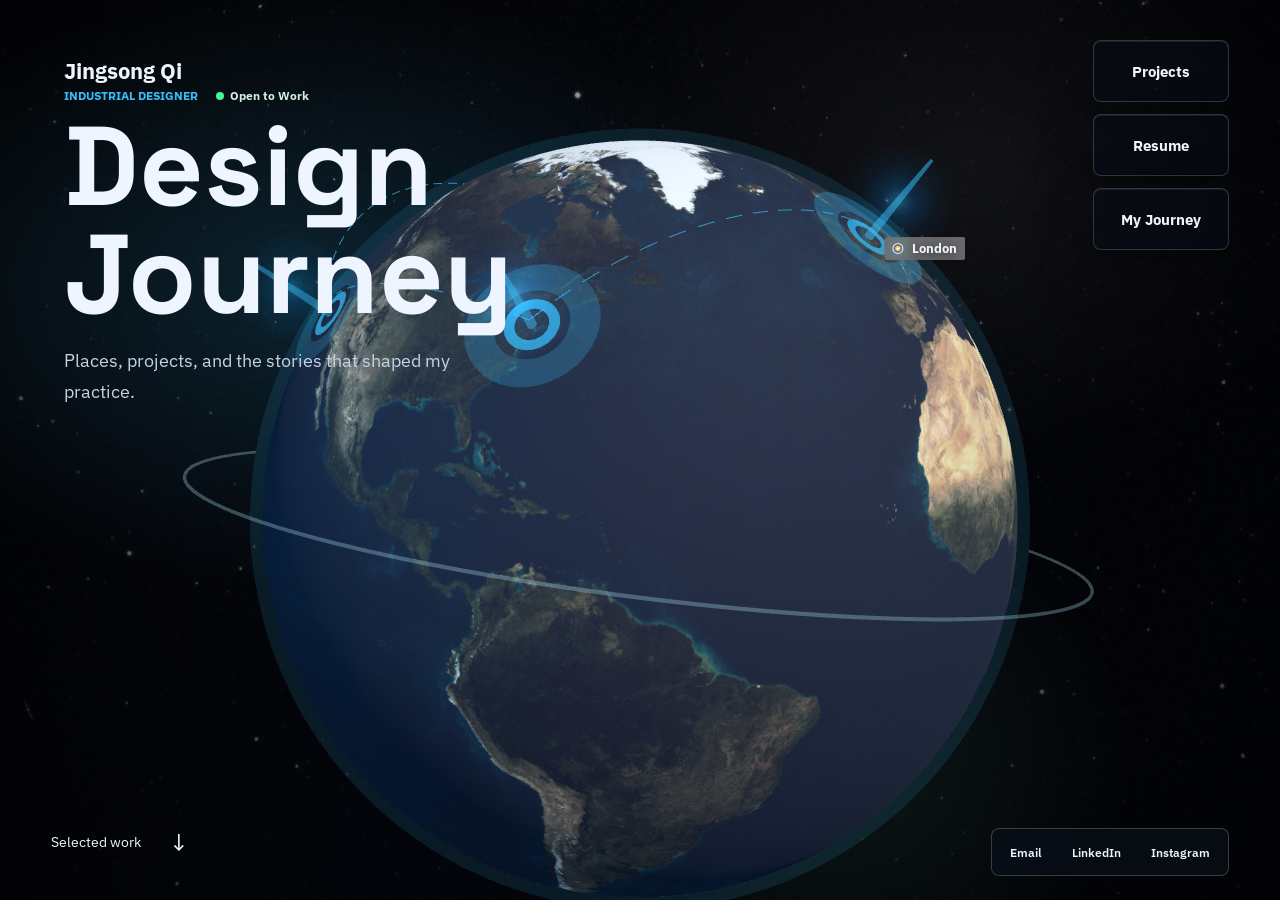
<file: index.html>
<!doctype html>
<html lang="en">
  <head>
    <meta charset="UTF-8" />
    <meta name="viewport" content="width=device-width, initial-scale=1.0" />
    <title>Jingsong Qi | Industrial Designer</title>
    <link rel="preconnect" href="https://fonts.googleapis.com" />
    <link rel="preconnect" href="https://fonts.gstatic.com" crossorigin />
    <link
      href="https://fonts.googleapis.com/css2?family=IBM+Plex+Sans:ital,wght@0,400;0,500;0,600;0,700;1,400&amp;family=Space+Grotesk:wght@400;500;600;700&amp;display=swap"
      rel="stylesheet"
    />
    <link rel="stylesheet" href="./styles.css?v=journey-motion" />
    <link rel="stylesheet" href="./portfolio.css?v=runtime-recovery-2" />
    <script type="importmap">
      {
        "imports": {
          "three": "./vendor/three.module.js"
        }
      }
    </script>
  </head>
  <body>
    <a class="skip-link" href="#projects">Skip to projects</a>
    <div class="home-controls">
    <nav class="page-nav" aria-label="Main navigation">
      <button id="project-trigger" class="hud project-hud" type="button" aria-controls="project-view"><strong>Projects</strong></button>
      <button id="about-trigger" class="hud about-hud" type="button" aria-controls="about-view"><strong>Resume</strong></button>
      <button id="journey-trigger" class="hud journey-hud" type="button" aria-controls="journey-view"><strong>My Journey</strong></button>
    </nav>
    <nav class="contact-dock" aria-label="Contact links">
      <a href="mailto:kingsongqi627@gmail.com">Email</a>
      <a href="https://www.linkedin.com/in/jingsongqi" target="_blank" rel="noreferrer">LinkedIn</a>
      <a href="https://www.instagram.com/" target="_blank" rel="noreferrer">Instagram</a>
    </nav>
    </div>
    <div class="page-controls" hidden inert>
      <a class="page-brand" href="#" aria-label="Jingsong Qi, homepage">Jingsong Qi<span>Industrial Designer</span></a>
      <nav class="page-nav" aria-label="Page navigation">
        <button class="hud" type="button" data-route="resume" aria-controls="about-view"><strong>Resume</strong></button>
        <button class="hud" type="button" data-route="journey" aria-controls="journey-view"><strong>My Journey</strong></button>
      </nav>
      <nav class="contact-dock" aria-label="Contact links">
        <a href="mailto:kingsongqi627@gmail.com">Email</a>
        <a href="https://www.linkedin.com/in/jingsongqi" target="_blank" rel="noreferrer">LinkedIn</a>
        <a href="https://www.instagram.com/" target="_blank" rel="noreferrer">Instagram</a>
      </nav>
    </div>
    <div class="project-morph" aria-hidden="true" hidden></div>
    <main class="site-shell">
      <section class="hero" aria-label="Interactive industrial design globe">
        <div class="brand">
          <div class="identity">
            <span class="identity-name">Jingsong Qi</span>
            <span class="identity-line">
              <span class="identity-role">Industrial Designer</span>
              <span class="availability-status"><span aria-hidden="true"></span>Open to Work</span>
            </span>
          </div>
          <h1>Design Journey</h1>
          <p>Places, projects, and the stories that shaped my practice.</p>
        </div>

        <canvas id="globe" aria-label="Interactive rotating Earth"></canvas>

        <div id="label-layer" class="label-layer" aria-live="polite"></div>

        <a class="scroll-link" href="#projects" aria-label="View selected projects"><span>Selected work</span><span aria-hidden="true">&#8595;</span></a>
      </section>

      <section id="detail-view" class="detail-view" aria-hidden="true">
        <a class="back-link" href="#projects">&#8592; All projects</a>
        <article class="case-page">
          <header class="case-hero">
            <div class="detail-media">
              <img id="detail-image" class="detail-image" alt="" />
            </div>
            <div class="detail-copy">
              <span id="detail-year" class="kicker"></span>
              <h2 id="detail-title"></h2>
              <p id="detail-description"></p>
              <a id="detail-source" class="source-link" target="_blank" rel="noreferrer">Full case study &#8599;</a>
              <div id="detail-tags" class="tag-row"></div>
              <div class="detail-grid">
                <div>
                  <span>Role</span>
                  <strong id="detail-role"></strong>
                </div>
                <div>
                  <span>Output</span>
                  <strong id="detail-output"></strong>
                </div>
              </div>
            </div>
          </header>
          <div id="case-gallery" class="case-gallery"></div>
          <nav class="case-nav" aria-label="Project navigation">
            <a id="prev-project" class="case-nav-button">
              <span>Previous Project</span>
              <strong id="prev-project-title"></strong>
            </a>
            <a id="next-project" class="case-nav-button">
              <span>Next Project</span>
              <strong id="next-project-title"></strong>
            </a>
          </nav>
        </article>
      </section>

      <section id="project-view" class="project-view" aria-hidden="true">
        <article class="project-panel">
          <div class="panel-heading">
            <div><span class="kicker">Selected work</span><h2 tabindex="-1">Projects</h2></div>
            <span class="collection-label">Industrial design &amp; product systems</span>
          </div>
          <div id="project-grid" class="project-grid"></div>
        </article>
      </section>

      <section id="journey-view" class="journey-view" aria-hidden="true">
        <a class="back-link" href="#projects">&#8592; Projects</a>
        <article class="journey-panel">
          <header class="journey-heading"><span class="kicker">Places &amp; perspectives</span><h2 tabindex="-1">My Journey</h2><p>A growing record of the places, stories, experiments, and smaller projects behind my design practice.</p></header>
          <div id="journey-timeline" class="journey-timeline"></div>
        </article>
      </section>

      <section id="about-view" class="about-view" aria-hidden="true">
        <a class="back-link" href="#projects">&#8592; Projects</a>
        <article class="resume">
          <header class="resume-hero">
            <div class="resume-intro">
              <span class="kicker">Resume / 2026</span>
              <h2>Jingsong Qi</h2>
              <p>
                Industrial designer with multidisciplinary experience across smart hardware, home products,
                service design, and commercial projects. Skilled in developing thoughtful product solutions
                that integrate user needs, business goals, technical feasibility, and visual refinement.
                Committed to creating designs that balance problem-solving, functionality, and aesthetics.
              </p>
            </div>
            <div class="resume-contact">
              <a class="resume-pdf" href="./assets/Jingsong-Qi-Resume-2026.pdf" download="Jingsong-Qi-Resume-2026.pdf">Download Resume <span aria-hidden="true">&#8595;</span></a>
              <a href="mailto:Kingsongqi627@gmail.com"><span>Email</span><strong>Kingsongqi627@gmail.com</strong></a>
              <a href="tel:+12675883293"><span>Phone</span><strong>267-588-3293</strong></a>
            </div>
          </header>

          <div class="resume-layout">
            <aside class="resume-sidebar">
              <section class="resume-section">
                <h3>Education</h3>
                <div class="resume-item">
                  <strong>Master of Industrial Design<br />With Distinction</strong>
                  <span>Pratt Institute</span>
                  <span>Brooklyn, NY</span>
                  <time>Aug 2022 &ndash; May 2025</time>
                  <small>GPA: 3.85</small>
                </div>
                <div class="resume-item">
                  <strong>Global Innovation Design</strong>
                  <span>Imperial College &amp; RCA</span>
                  <span>London, UK</span>
                  <time>Sep 2023 &ndash; Dec 2023</time>
                </div>
                <div class="resume-item">
                  <strong>B.S. Industrial Design</strong>
                  <span>San Jose State University</span>
                  <span>San Jose, CA</span>
                  <time>Aug 2017 &ndash; Dec 2021</time>
                  <small>GPA: 3.23</small>
                </div>
              </section>

              <section class="resume-section">
                <h3>Skills</h3>
                <div class="resume-skill-group">
                  <h4>Software</h4>
                  <div class="skill-cloud">
                    <span>SolidWorks</span><span>Rhino</span><span>Blender</span><span>KeyShot</span>
                    <span>Microsoft Office</span><span>Gravity Sketch</span><span>Photoshop</span>
                    <span>InDesign</span><span>Illustrator</span><span>Premiere Pro</span><span>Figma</span>
                  </div>
                </div>
                <div class="resume-skill-group">
                  <h4>Studio</h4>
                  <div class="skill-cloud">
                    <span>Hand Sketching</span><span>Prototyping</span><span>3D Printing</span>
                    <span>CNC &amp; Laser Cutting</span><span>Fabrication &amp; Finishing</span>
                  </div>
                </div>
                <div class="resume-skill-group">
                  <h4>Soft Skills</h4>
                  <div class="skill-cloud">
                    <span>Leadership</span><span>Brainstorming</span><span>Storytelling</span>
                    <span>Market Research</span><span>CMF Design</span><span>Packaging Design</span>
                    <span>UI/UX Design</span>
                  </div>
                </div>
              </section>

              <section class="resume-section resume-languages">
                <h3>Languages</h3>
                <p>Chinese<br />English</p>
              </section>
            </aside>

            <div class="resume-main">
              <section class="resume-section resume-experience">
                <div class="resume-section-heading">
                  <h3>Work Experience</h3>
                  <span>2022 &mdash; Present</span>
                </div>
                <div class="timeline-item">
                  <header>
                    <div><strong>Product Designer <span aria-hidden="true">&#8594;</span> Product Manager</strong><span>Ronbow <small>High-End Custom Cabinetry &amp; Home Products</small></span></div>
                    <div class="resume-meta"><time>Aug 2025 &ndash; Present</time><span>Livermore, CA</span></div>
                  </header>
                  <ul>
                    <li>Designed kitchen cabinetry products and smart LED lighting systems, balancing user experience, technical integration, and premium residential aesthetics.</li>
                    <li>Developed material display kits and exclusive sample books, translating complex product options into clear, cohesive tools for designers, clients, and sales teams.</li>
                    <li>Collaborated with suppliers and cross-functional teams to develop customized products, refine design requirements, and bring new product concepts from evaluation through implementation.</li>
                  </ul>
                </div>
                <div class="timeline-item">
                  <header>
                    <div><strong>Founder &amp; Industrial Designer</strong><span>Hyperion Design Studio</span></div>
                    <div class="resume-meta"><time>Dec 2024 &ndash; Present</time><span>Brooklyn, NY</span></div>
                  </header>
                  <ul>
                    <li>Founded an independent design studio providing end-to-end product design services to startups, from early-stage concept development to final design delivery.</li>
                    <li>Built and led a three-person design team, managing client communication, design direction, task allocation, and delivery across multiple commercial projects.</li>
                  </ul>
                </div>
                <div class="timeline-item">
                  <header>
                    <div><strong>3D Printing Technician</strong><span>Pratt Institute</span></div>
                    <div class="resume-meta"><time>Feb 2025 &ndash; May 2025</time><span>Brooklyn, NY</span></div>
                  </header>
                  <ul>
                    <li>Conducted 3D printing training sessions for 20+ students, ensuring proficiency in FDM, SLA printing, and slicing software.</li>
                    <li>Researched and tested new printing techniques and materials, developing 10+ functional test models as educational tools for the 3D Lab.</li>
                  </ul>
                </div>
                <div class="timeline-item">
                  <header>
                    <div><strong>Product Designer &amp; Project Manager</strong><span>Morethanhugs <small>Online Mental Health Counseling Platform</small></span></div>
                    <div class="resume-meta"><time>Feb 2022 &ndash; Aug 2023</time><span>San Jose, CA</span></div>
                  </header>
                  <ul>
                    <li>Established and managed the company&apos;s product department, resulting in a 200% increase in sales revenue.</li>
                    <li>Designed and developed the official company website.</li>
                  </ul>
                </div>
              </section>

              <section class="resume-section resume-awards">
                <div class="resume-section-heading"><h3>Awards &amp; Projects</h3></div>
                <div class="timeline-item compact">
                  <header>
                    <div><strong>IDEA Design Awards 2024 &mdash; Finalist</strong><span>IDEA Gallery</span></div>
                    <div class="resume-meta"><time>Dec 2024</time></div>
                  </header>
                  <p>Designed a sustainable product using recycled coffee grounds that was selected as a finalist and showcased in the IDEA Gallery online.</p>
                </div>
                <div class="timeline-item compact">
                  <header>
                    <div><strong>Honda Design Workshop</strong><span>New York, NY</span></div>
                    <div class="resume-meta"><time>May 2024</time></div>
                  </header>
                  <p>Applied AI tools to streamline and innovate the industrial design process during an intensive industry workshop.</p>
                </div>
              </section>
            </div>
          </div>
        </article>
      </section>
    </main>

    <script type="module" src="./src/portfolio.js?v=runtime-recovery-2"></script>
  </body>
</html>
</file>
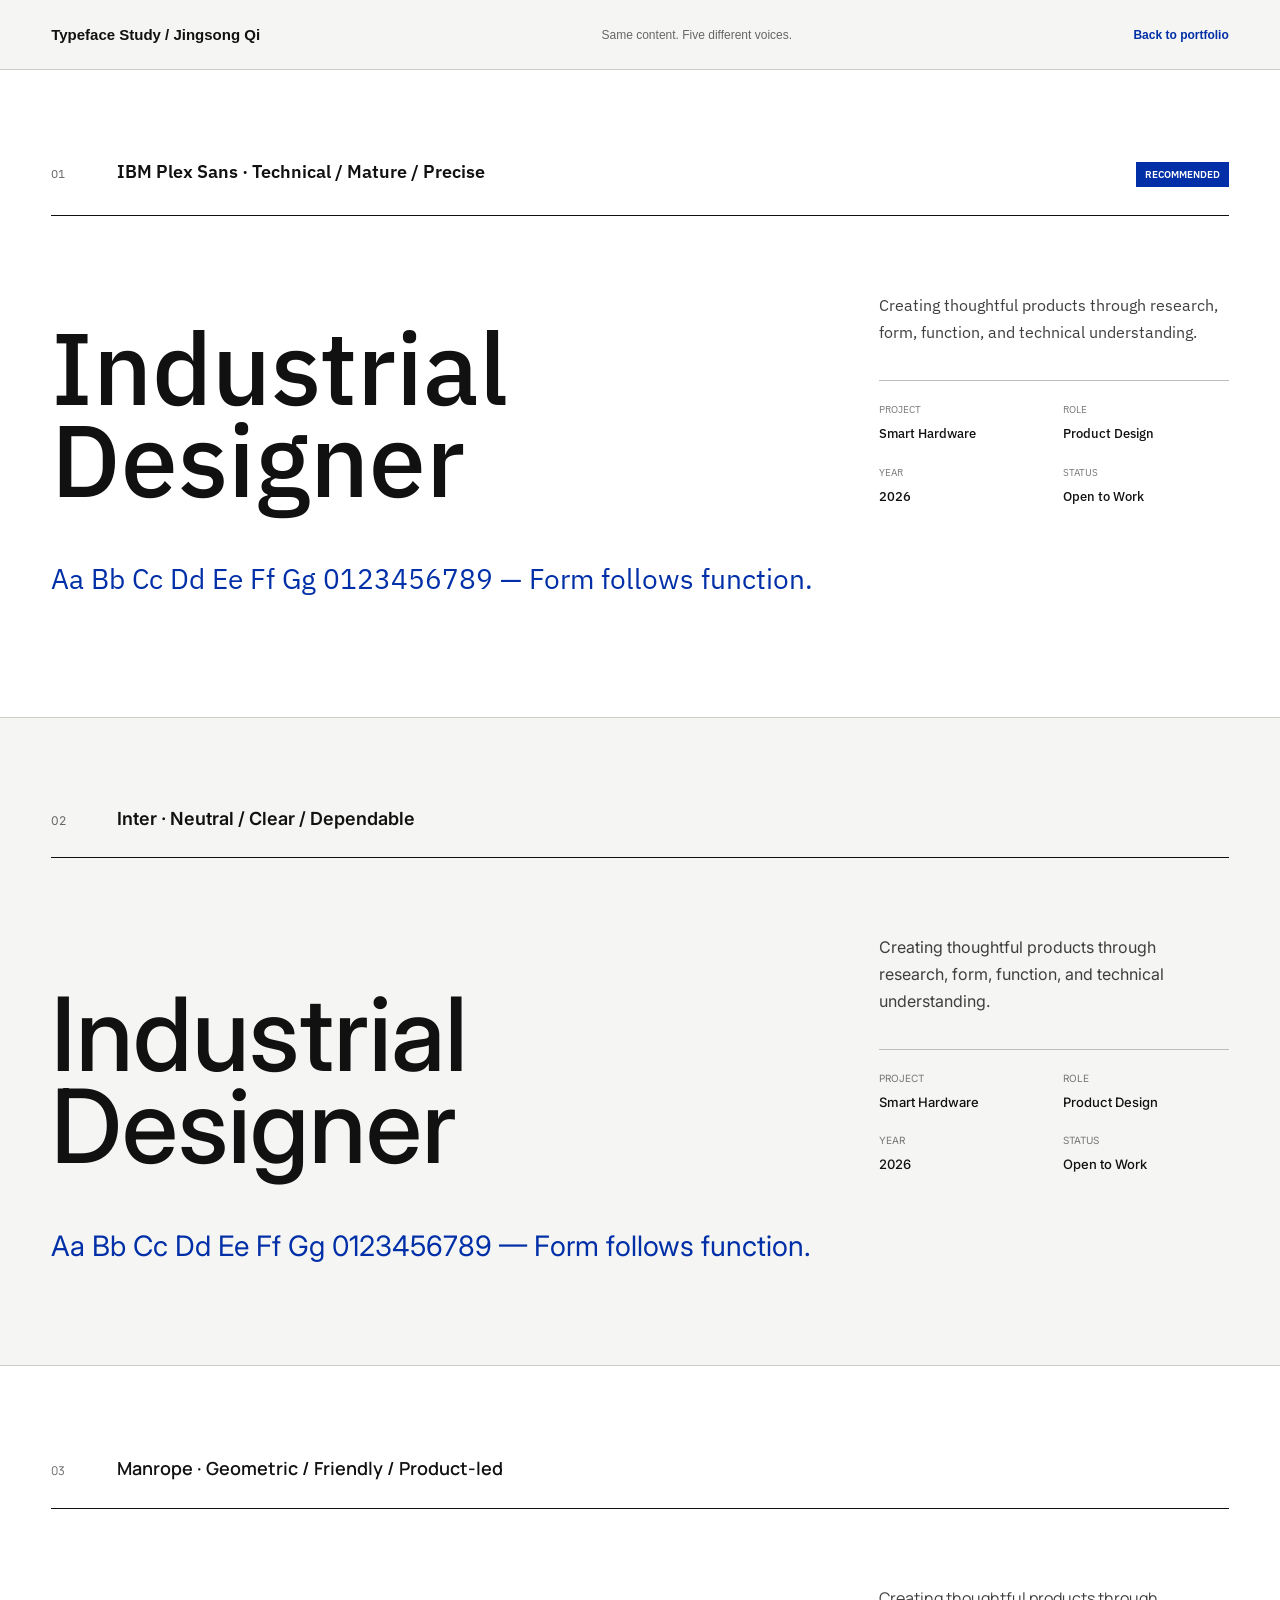
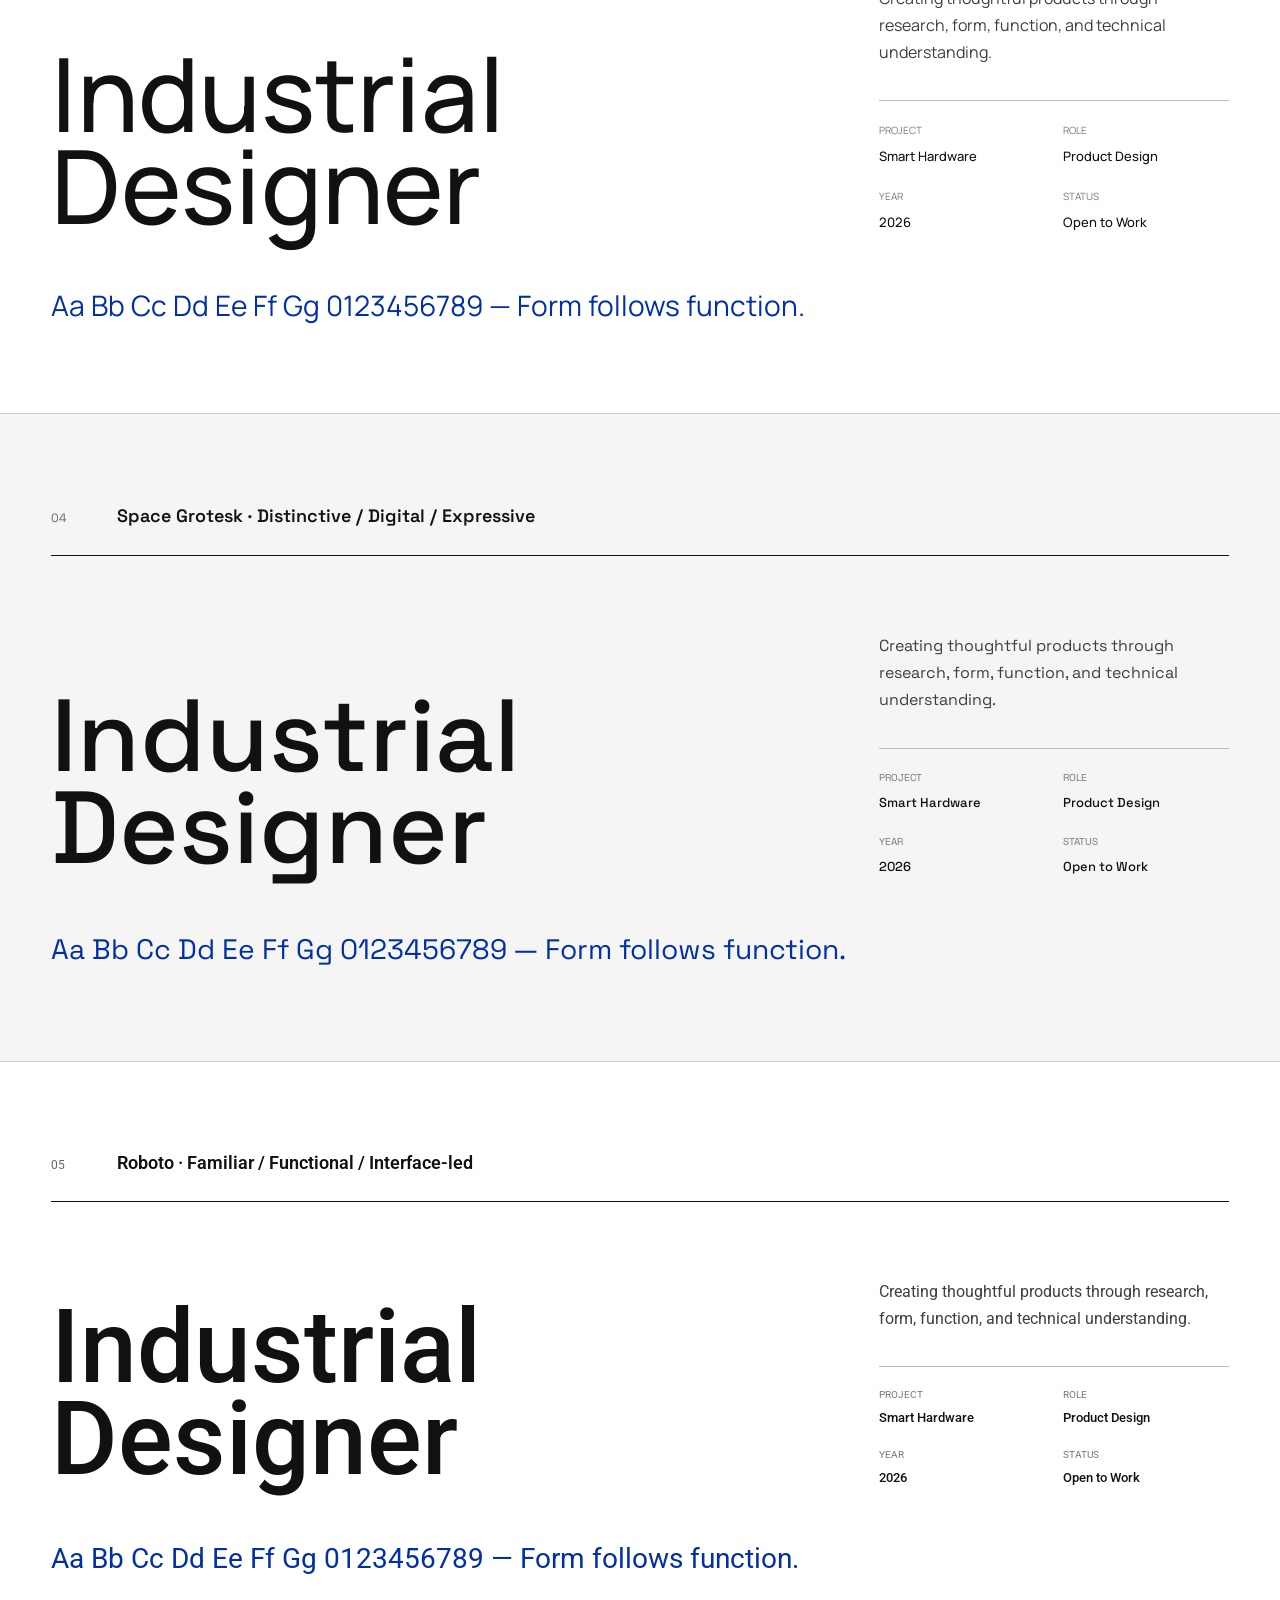
<file: font-preview.html>
<!doctype html>
<html lang="en">
  <head>
    <meta charset="UTF-8" />
    <meta name="viewport" content="width=device-width, initial-scale=1" />
    <title>Portfolio Typeface Study — Jingsong Qi</title>
    <link rel="preconnect" href="https://fonts.googleapis.com" />
    <link rel="preconnect" href="https://fonts.gstatic.com" crossorigin />
    <link
      href="https://fonts.googleapis.com/css2?family=IBM+Plex+Sans:ital,wght@0,400;0,500;0,600;1,400&amp;family=Inter:wght@400;500;600&amp;family=Manrope:wght@400;500;600&amp;family=Roboto:wght@400;500;700&amp;family=Space+Grotesk:wght@400;500;600&amp;display=swap"
      rel="stylesheet"
    />
    <style>
      :root {
        color: #111;
        background: #f5f5f3;
        font-family: Arial, sans-serif;
      }

      * { box-sizing: border-box; }
      html { scroll-behavior: smooth; }
      body { margin: 0; }
      a { color: inherit; }

      .preview-header {
        position: sticky;
        top: 0;
        z-index: 10;
        display: flex;
        min-height: 70px;
        padding: 16px clamp(20px, 4vw, 64px);
        align-items: center;
        justify-content: space-between;
        gap: 24px;
        border-bottom: 1px solid #cfcfca;
        background: rgba(245, 245, 243, .94);
        backdrop-filter: blur(14px);
      }

      .preview-header strong { font-size: 15px; font-weight: 600; }
      .preview-header span { color: #666; font-size: 12px; }
      .preview-header a { color: #002fa7; font-size: 12px; font-weight: 600; text-decoration: none; }

      .typeface {
        min-height: 72vh;
        padding: clamp(48px, 7vw, 96px) clamp(20px, 4vw, 64px);
        border-bottom: 1px solid #cfcfca;
      }

      .typeface:nth-child(odd) { background: #fff; }
      .typeface[data-font="plex"] { font-family: "IBM Plex Sans", sans-serif; }
      .typeface[data-font="inter"] { font-family: "Inter", sans-serif; }
      .typeface[data-font="manrope"] { font-family: "Manrope", sans-serif; }
      .typeface[data-font="space"] { font-family: "Space Grotesk", sans-serif; }
      .typeface[data-font="roboto"] { font-family: "Roboto", sans-serif; }

      .type-meta {
        display: grid;
        grid-template-columns: 48px minmax(0, 1fr) auto;
        gap: 18px;
        align-items: baseline;
        padding-bottom: 28px;
        border-bottom: 1px solid #111;
      }

      .type-meta span { color: #666; font-size: 12px; }
      .type-meta h2 { margin: 0; font-size: 18px; font-weight: 600; }
      .type-meta strong {
        padding: 6px 9px;
        background: #002fa7;
        color: #fff;
        font-size: 10px;
        font-weight: 600;
        text-transform: uppercase;
      }

      .sample-grid {
        display: grid;
        grid-template-columns: minmax(0, 1.35fr) minmax(260px, .65fr);
        gap: clamp(40px, 8vw, 120px);
        padding-top: clamp(42px, 6vw, 76px);
        align-items: end;
      }

      .sample-grid h1 {
        max-width: 900px;
        margin: 0;
        font-size: clamp(58px, 8vw, 126px);
        font-weight: 500;
        line-height: .9;
        letter-spacing: 0;
      }

      .sample-copy p {
        max-width: 570px;
        margin: 0 0 34px;
        color: #3f3f3f;
        font-size: 16px;
        line-height: 1.7;
      }

      .sample-details {
        display: grid;
        grid-template-columns: 1fr 1fr;
        gap: 18px;
        padding-top: 16px;
        border-top: 1px solid #bdbdb8;
      }

      .sample-details span { color: #777; font-size: 10px; text-transform: uppercase; }
      .sample-details strong { display: block; margin-top: 8px; font-size: 13px; font-weight: 500; }
      .characters { margin: 56px 0 0; color: #002fa7; font-size: clamp(18px, 2.2vw, 34px); line-height: 1.3; overflow-wrap: anywhere; }

      @media (max-width: 760px) {
        .preview-header span { display: none; }
        .typeface { min-height: auto; }
        .type-meta { grid-template-columns: 32px minmax(0, 1fr); }
        .type-meta strong { grid-column: 2; justify-self: start; }
        .sample-grid { grid-template-columns: 1fr; }
        .sample-grid h1 { font-size: 58px; }
      }
    </style>
  </head>
  <body>
    <header class="preview-header">
      <strong>Typeface Study / Jingsong Qi</strong>
      <span>Same content. Five different voices.</span>
      <a href="./index.html#projects">Back to portfolio</a>
    </header>

    <main>
      <section class="typeface" data-font="plex">
        <div class="type-meta">
          <span>01</span>
          <h2>IBM Plex Sans · Technical / Mature / Precise</h2>
          <strong>Recommended</strong>
        </div>
        <div class="sample-grid">
          <h1>Industrial<br />Designer</h1>
          <div class="sample-copy">
            <p>Creating thoughtful products through research, form, function, and technical understanding.</p>
            <div class="sample-details">
              <div><span>Project</span><strong>Smart Hardware</strong></div>
              <div><span>Role</span><strong>Product Design</strong></div>
              <div><span>Year</span><strong>2026</strong></div>
              <div><span>Status</span><strong>Open to Work</strong></div>
            </div>
          </div>
        </div>
        <p class="characters">Aa Bb Cc Dd Ee Ff Gg 0123456789 — Form follows function.</p>
      </section>

      <section class="typeface" data-font="inter">
        <div class="type-meta">
          <span>02</span>
          <h2>Inter · Neutral / Clear / Dependable</h2>
        </div>
        <div class="sample-grid">
          <h1>Industrial<br />Designer</h1>
          <div class="sample-copy">
            <p>Creating thoughtful products through research, form, function, and technical understanding.</p>
            <div class="sample-details">
              <div><span>Project</span><strong>Smart Hardware</strong></div>
              <div><span>Role</span><strong>Product Design</strong></div>
              <div><span>Year</span><strong>2026</strong></div>
              <div><span>Status</span><strong>Open to Work</strong></div>
            </div>
          </div>
        </div>
        <p class="characters">Aa Bb Cc Dd Ee Ff Gg 0123456789 — Form follows function.</p>
      </section>

      <section class="typeface" data-font="manrope">
        <div class="type-meta">
          <span>03</span>
          <h2>Manrope · Geometric / Friendly / Product-led</h2>
        </div>
        <div class="sample-grid">
          <h1>Industrial<br />Designer</h1>
          <div class="sample-copy">
            <p>Creating thoughtful products through research, form, function, and technical understanding.</p>
            <div class="sample-details">
              <div><span>Project</span><strong>Smart Hardware</strong></div>
              <div><span>Role</span><strong>Product Design</strong></div>
              <div><span>Year</span><strong>2026</strong></div>
              <div><span>Status</span><strong>Open to Work</strong></div>
            </div>
          </div>
        </div>
        <p class="characters">Aa Bb Cc Dd Ee Ff Gg 0123456789 — Form follows function.</p>
      </section>

      <section class="typeface" data-font="space">
        <div class="type-meta">
          <span>04</span>
          <h2>Space Grotesk · Distinctive / Digital / Expressive</h2>
        </div>
        <div class="sample-grid">
          <h1>Industrial<br />Designer</h1>
          <div class="sample-copy">
            <p>Creating thoughtful products through research, form, function, and technical understanding.</p>
            <div class="sample-details">
              <div><span>Project</span><strong>Smart Hardware</strong></div>
              <div><span>Role</span><strong>Product Design</strong></div>
              <div><span>Year</span><strong>2026</strong></div>
              <div><span>Status</span><strong>Open to Work</strong></div>
            </div>
          </div>
        </div>
        <p class="characters">Aa Bb Cc Dd Ee Ff Gg 0123456789 — Form follows function.</p>
      </section>

      <section class="typeface" data-font="roboto">
        <div class="type-meta">
          <span>05</span>
          <h2>Roboto · Familiar / Functional / Interface-led</h2>
        </div>
        <div class="sample-grid">
          <h1>Industrial<br />Designer</h1>
          <div class="sample-copy">
            <p>Creating thoughtful products through research, form, function, and technical understanding.</p>
            <div class="sample-details">
              <div><span>Project</span><strong>Smart Hardware</strong></div>
              <div><span>Role</span><strong>Product Design</strong></div>
              <div><span>Year</span><strong>2026</strong></div>
              <div><span>Status</span><strong>Open to Work</strong></div>
            </div>
          </div>
        </div>
        <p class="characters">Aa Bb Cc Dd Ee Ff Gg 0123456789 — Form follows function.</p>
      </section>
    </main>
  </body>
</html>
</file>
<file: styles.css>
:root {
  --font-body: "IBM Plex Sans", ui-sans-serif, system-ui, -apple-system, BlinkMacSystemFont, "Segoe UI", sans-serif;
  --font-display: "Space Grotesk", "IBM Plex Sans", ui-sans-serif, system-ui, sans-serif;
  color-scheme: dark;
  --ink: #eef5ff;
  --muted: #93a3b8;
  --line: rgba(180, 214, 255, 0.22);
  --panel: rgba(9, 17, 28, 0.64);
  --accent: #ffbf57;
  --cyan: #38BDF8;
  --green: #78f2bd;
  --red: #ff6b6b;
  --ship-cursor: url("data:image/svg+xml,%3Csvg width='32' height='32' viewBox='0 0 32 32' xmlns='http://www.w3.org/2000/svg'%3E%3Cpath d='M16 3 25 27 16 22 7 27 16 3Z' fill='%2387ddff' stroke='white' stroke-width='1.2'/%3E%3Cpath d='M16 8 20 22 16 19 12 22 16 8Z' fill='%23030b15' opacity='.7'/%3E%3C/svg%3E") 16 4;
  font-family: var(--font-body);
}

* {
  box-sizing: border-box;
}

html,
body {
  width: 100%;
  min-height: 100%;
  margin: 0;
  overflow: hidden;
  background:
    linear-gradient(rgba(2, 6, 16, 0.34), rgba(2, 6, 16, 0.62)),
    url("./assets/starfield-cepheus-nasa.jpg") center center / cover no-repeat,
    radial-gradient(circle at 16% 16%, rgba(56, 189, 248, 0.12), transparent 24%),
    radial-gradient(circle at 78% 58%, rgba(120, 242, 189, 0.06), transparent 28%),
    radial-gradient(circle at 58% 88%, rgba(255, 191, 87, 0.06), transparent 26%),
    linear-gradient(135deg, #07142a 0%, #020814 42%, #05010f 100%);
  color: var(--ink);
}

button {
  font: inherit;
}

.cursor-ship {
  position: fixed;
  top: 0;
  left: 0;
  z-index: 9999;
  width: 34px;
  height: 48px;
  pointer-events: none;
  opacity: 0;
  transform: translate3d(-100px, -100px, 0);
  transition: opacity 180ms ease;
  will-change: transform;
}

.cursor-ship.is-visible {
  opacity: 1;
}

.cursor-body {
  position: absolute;
  top: 3px;
  left: 50%;
  width: 22px;
  height: 31px;
  border: 1px solid rgba(230, 250, 255, 0.95);
  clip-path: polygon(50% 0%, 93% 100%, 50% 78%, 7% 100%);
  background:
    linear-gradient(180deg, rgba(224, 249, 255, 0.96), rgba(102, 205, 244, 0.9) 52%, rgba(20, 62, 88, 0.92)),
    #87ddff;
  box-shadow:
    0 0 12px rgba(135, 221, 255, 0.82),
    0 0 26px rgba(56, 189, 248, 0.42);
  transform: translateX(-50%);
}

.cursor-body::after {
  position: absolute;
  top: 10px;
  left: 50%;
  width: 6px;
  height: 11px;
  border-radius: 999px;
  background: rgba(3, 11, 21, 0.64);
  box-shadow: inset 0 0 5px rgba(255, 255, 255, 0.35);
  content: "";
  transform: translateX(-50%);
}

.cursor-flame {
  position: absolute;
  top: 30px;
  left: 50%;
  width: 13px;
  height: calc(15px + var(--flame-stretch, 0px));
  border-radius: 999px 999px 70% 70%;
  background:
    radial-gradient(circle at 50% 12%, rgba(255, 255, 255, 0.92), transparent 21%),
    linear-gradient(180deg, rgba(142, 230, 255, 0.86), rgba(56, 189, 248, 0.54) 46%, rgba(255, 191, 87, 0.24) 74%, transparent);
  filter: blur(0.4px);
  opacity: calc(0.48 + var(--flame-alpha, 0));
  transform: translateX(-50%) translateX(var(--flame-drift, 0px)) scaleX(0.78);
  transform-origin: 50% 0%;
}

@media (pointer: coarse) {
  .cursor-ship {
    display: none;
  }
}

.site-shell,
.hero,
#globe {
  width: 100vw;
  height: 100vh;
}

.site-shell {
  position: relative;
  overflow: hidden;
}

.hero {
  position: relative;
  isolation: isolate;
}

.hero::before {
  position: absolute;
  inset: 0;
  z-index: -2;
  pointer-events: none;
  content: "";
  background-image:
    radial-gradient(circle at 50% 46%, transparent 0 32%, rgba(0, 0, 0, 0.18) 68%, rgba(0, 0, 0, 0.44) 100%);
  opacity: 1;
}

.hero::after {
  position: absolute;
  inset: 0;
  z-index: -1;
  pointer-events: none;
  content: "";
  background-image:
    radial-gradient(ellipse at 24% 32%, rgba(56, 189, 248, 0.16), transparent 35%),
    radial-gradient(ellipse at 76% 19%, rgba(255, 255, 255, 0.06), transparent 28%),
    radial-gradient(ellipse at 66% 84%, rgba(120, 242, 189, 0.08), transparent 24%),
    linear-gradient(90deg, rgba(0, 0, 0, 0.22), transparent 34%, rgba(0, 0, 0, 0.28));
  background-position:
    0 0,
    0 0,
    0 0,
    0 0;
  background-size:
    100% 100%,
    100% 100%,
    100% 100%,
    100% 100%;
  opacity: 1;
}

#globe {
  display: block;
  cursor: grab;
}

#globe.is-dragging {
  cursor: grabbing;
}

.brand {
  position: absolute;
  top: clamp(22px, 5vw, 56px);
  left: clamp(18px, 5vw, 64px);
  z-index: 4;
  max-width: min(420px, calc(100vw - 36px));
  pointer-events: none;
}

.identity {
  display: grid;
  gap: 3px;
  text-transform: none;
}

.identity-line {
  display: flex;
  flex-wrap: wrap;
  column-gap: 18px;
  row-gap: 5px;
  align-items: center;
}

.identity-name {
  color: var(--ink);
  font-size: clamp(1.05rem, 1.5vw, 1.42rem);
  font-weight: 800;
  letter-spacing: 0;
}

.availability-status {
  display: inline-flex;
  align-items: center;
  gap: 6px;
  color: #cfeedd;
  font-size: clamp(0.68rem, 0.9vw, 0.8rem);
  font-weight: 700;
  letter-spacing: 0;
}

.availability-status span {
  width: 8px;
  height: 8px;
  border-radius: 999px;
  background: #48f39a;
  box-shadow: 0 0 0 rgba(72, 243, 154, 0.38);
  animation: availabilityPulse 1.9s ease-in-out infinite;
}

@keyframes availabilityPulse {
  0%,
  100% {
    box-shadow: 0 0 0 0 rgba(72, 243, 154, 0.36);
    opacity: 0.78;
  }

  50% {
    box-shadow: 0 0 0 7px rgba(72, 243, 154, 0);
    opacity: 1;
  }
}

.identity-role {
  color: var(--cyan);
  font-size: clamp(0.72rem, 0.95vw, 0.84rem);
  font-weight: 700;
  letter-spacing: 0;
  text-transform: uppercase;
}

.kicker {
  display: inline-flex;
  align-items: center;
  min-height: 22px;
  color: var(--cyan);
  font-size: 0.78rem;
  font-weight: 700;
  letter-spacing: 0;
  text-transform: uppercase;
}

h1,
h2,
p {
  margin: 0;
}

h1 {
  margin-top: 10px;
  font-size: clamp(3.4rem, 8.6vw, 8.5rem);
  line-height: 0.9;
  letter-spacing: 0;
}

.brand p {
  max-width: 28rem;
  margin-top: 18px;
  color: #c6d2e2;
  font-size: clamp(1rem, 1.5vw, 1.18rem);
  line-height: 1.7;
}

.hud {
  position: absolute;
  z-index: 4;
  display: grid;
  width: 136px;
  height: 70px;
  gap: 4px;
  place-content: center;
  padding: 14px 16px;
  border: 1px solid var(--line);
  border-radius: 14px;
  background: rgba(7, 14, 24, 0.48);
  box-shadow:
    inset 0 1px 0 rgba(255, 255, 255, 0.08),
    0 22px 60px rgba(0, 0, 0, 0.28);
  backdrop-filter: blur(22px) saturate(135%);
}

.about-hud,
.journey-hud,
.project-hud {
  color: var(--ink);
  text-align: center;
}

.about-hud:hover,
.about-hud:focus-visible,
.journey-hud:hover,
.journey-hud:focus-visible,
.project-hud:hover {
  border-color: rgba(56, 189, 248, 0.82);
  background: rgba(15, 31, 46, 0.64);
  outline: none;
}

.hud span {
  color: var(--muted);
  font-size: 0.72rem;
}

.hud strong {
  color: var(--ink);
  font-size: 1.1rem;
  white-space: nowrap;
}

.hud-left {
  right: clamp(18px, 5vw, 64px);
  top: clamp(22px, 5vw, 56px);
}

.hud-right {
  right: clamp(18px, 5vw, 64px);
  top: calc(clamp(22px, 5vw, 56px) + 88px);
}

.journey-hud {
  top: calc(clamp(22px, 5vw, 56px) + 176px);
}

.label-layer {
  position: absolute;
  inset: 0;
  z-index: 5;
  pointer-events: none;
}

.pin-label {
  position: absolute;
  display: grid;
  grid-template-columns: 12px auto;
  gap: 8px;
  align-items: center;
  transform: translate(-6px, -50%);
  color: var(--ink);
  font-size: 0.82rem;
  font-weight: 700;
  text-shadow: 0 2px 12px rgba(0, 0, 0, 0.75);
  white-space: nowrap;
}

.pin-label::before {
  width: 9px;
  height: 9px;
  border: 1px solid rgba(255, 255, 255, 0.88);
  border-radius: 999px;
  background:
    radial-gradient(circle, #ffffff 0 18%, var(--accent) 19% 42%, transparent 43%),
    rgba(56, 189, 248, 0.2);
  box-shadow:
    0 0 14px rgba(56, 189, 248, 0.88),
    0 0 24px rgba(255, 191, 87, 0.46);
  content: "";
}

.place-strip {
  position: absolute;
  right: clamp(16px, 4vw, 64px);
  bottom: clamp(18px, 5vw, 48px);
  left: clamp(16px, 4vw, 64px);
  z-index: 6;
}

.contact-dock {
  display: flex;
  justify-content: flex-end;
}

.contact-strip {
  display: flex;
  width: min(430px, 100%);
  border: 1px solid var(--line);
  border-radius: 14px;
  background: rgba(7, 14, 24, 0.48);
  color: var(--ink);
  justify-content: flex-end;
  padding: 10px;
  backdrop-filter: blur(18px) saturate(135%);
  box-shadow: inset 0 1px 0 rgba(255, 255, 255, 0.07);
}

.contact-strip a {
  display: grid;
  min-width: 112px;
  place-items: center;
  padding: 11px 14px;
  border-radius: 10px;
  color: #d8e8f8;
  font-size: 0.84rem;
  font-weight: 700;
  text-decoration: none;
}

.contact-strip a:hover,
.contact-strip a:focus-visible {
  background: rgba(56, 189, 248, 0.14);
  color: var(--cyan);
  outline: none;
}

.detail-view,
.project-view,
.journey-view {
  position: fixed;
  inset: 0;
  z-index: 20;
  background:
    radial-gradient(circle at 26% 30%, rgba(56, 189, 248, 0.16), transparent 34%),
    linear-gradient(120deg, rgba(3, 6, 12, 0.82), rgba(6, 15, 24, 0.72));
  backdrop-filter: blur(24px) saturate(130%);
  opacity: 0;
  pointer-events: none;
  transform: translateY(22px);
  transition:
    opacity 260ms ease,
    transform 260ms ease;
}

.detail-view {
  display: block;
  overflow-y: auto;
  padding: clamp(78px, 8vw, 112px) clamp(18px, 6vw, 88px) clamp(42px, 7vw, 88px);
  overscroll-behavior: contain;
  -webkit-overflow-scrolling: touch;
}

.project-view {
  z-index: 19;
  display: grid;
  align-items: start;
  padding: clamp(72px, 8vw, 110px) clamp(18px, 6vw, 88px);
  overflow: auto;
  overscroll-behavior: contain;
  -webkit-overflow-scrolling: touch;
}

.journey-view {
  z-index: 19;
  display: grid;
  align-items: start;
  padding: clamp(72px, 8vw, 110px) clamp(18px, 8vw, 110px);
  overflow: auto;
  overscroll-behavior: contain;
  -webkit-overflow-scrolling: touch;
}

.project-view.is-open,
.journey-view.is-open {
  opacity: 1;
  pointer-events: auto;
  transform: translateY(0);
}

.project-panel,
.journey-panel {
  width: min(1240px, 100%);
  margin: 0 auto;
  padding: clamp(18px, 3vw, 32px);
  border: 1px solid rgba(180, 214, 255, 0.24);
  border-radius: 22px;
  background: rgba(8, 16, 27, 0.48);
  box-shadow:
    inset 0 1px 0 rgba(255, 255, 255, 0.08),
    0 34px 120px rgba(0, 0, 0, 0.44);
  backdrop-filter: blur(26px) saturate(145%);
}

.panel-heading {
  display: flex;
  align-items: end;
  justify-content: space-between;
  gap: 18px;
  margin-bottom: 22px;
}

.panel-heading h2 {
  margin: 0;
  font-size: clamp(2.4rem, 5vw, 5.8rem);
  line-height: 0.9;
}

.journey-heading {
  align-items: start;
}

.journey-timeline {
  position: relative;
  display: grid;
  gap: clamp(38px, 7vw, 88px);
  margin-top: 0;
}

.journey-timeline::before {
  position: absolute;
  top: 20px;
  bottom: 20px;
  left: clamp(72px, 8vw, 116px);
  width: 1px;
  background: linear-gradient(
    to bottom,
    rgba(56, 189, 248, 0),
    rgba(56, 189, 248, 0.72),
    rgba(120, 242, 189, 0.48),
    rgba(56, 189, 248, 0)
  );
  content: "";
}

.journey-chapter {
  position: relative;
  display: grid;
  grid-template-columns: clamp(42px, 5vw, 64px) 34px minmax(0, 820px);
  gap: clamp(12px, 2.4vw, 28px);
  align-items: start;
  width: 100%;
  min-width: 0;
  padding: 0;
  color: var(--ink);
  text-align: left;
}

.journey-index {
  padding-top: 3px;
  color: rgba(216, 232, 248, 0.38);
  font-size: clamp(1.25rem, 2.9vw, 2.25rem);
  font-weight: 800;
  line-height: 1;
}

.journey-node {
  position: relative;
  z-index: 1;
  display: block;
  width: 15px;
  height: 15px;
  margin-top: 7px;
  justify-self: center;
  border: 1px solid rgba(255, 255, 255, 0.86);
  border-radius: 999px;
  background: var(--cyan);
  box-shadow:
    0 0 18px rgba(56, 189, 248, 0.86),
    0 0 34px rgba(56, 189, 248, 0.26);
}

.journey-content {
  display: grid;
  gap: 10px;
  min-width: 0;
}

.journey-city,
.journey-phase {
  color: var(--cyan);
  font-size: 0.76rem;
  font-weight: 800;
  letter-spacing: 0;
  text-transform: uppercase;
}

.journey-content h3 {
  margin: 0;
  overflow-wrap: anywhere;
  font-size: clamp(2.1rem, 5.4vw, 5.2rem);
  line-height: 0.94;
  letter-spacing: 0;
}

.journey-phase {
  color: rgba(216, 232, 248, 0.68);
}

.journey-content p {
  max-width: 820px;
  color: #c8d5e5;
  font-size: clamp(1rem, 1.35vw, 1.16rem);
  line-height: 1.72;
}

.project-grid {
  display: grid;
  grid-template-columns: repeat(3, minmax(0, 1fr));
  gap: 14px;
}

.project-tile {
  display: grid;
  grid-template-rows: minmax(220px, 1fr) auto;
  min-width: 0;
  min-height: 420px;
  overflow: hidden;
  border: 1px solid rgba(180, 214, 255, 0.22);
  border-radius: 18px;
  background: rgba(255, 255, 255, 0.055);
  color: var(--ink);
  text-align: left;
  box-shadow: inset 0 1px 0 rgba(255, 255, 255, 0.07);
}

.project-tile:hover,
.project-tile:focus-visible {
  border-color: rgba(56, 189, 248, 0.82);
  outline: none;
  transform: translateY(-3px);
}

.project-cover {
  position: relative;
  display: block;
  min-height: 170px;
  border: 0;
  border-radius: 0;
  background:
    var(--cover-image),
    radial-gradient(circle at 68% 28%, var(--cover-b), transparent 28%),
    linear-gradient(135deg, var(--cover-a), transparent 52%),
    linear-gradient(160deg, #0c1624, #26323a);
  background-position:
    center,
    center,
    center,
    center,
    center;
  background-size:
    cover,
    cover,
    cover,
    cover;
}

.project-cover:focus-visible,
.project-thumb:focus-visible {
  outline: 2px solid var(--cyan);
  outline-offset: -2px;
}

.project-cover::before {
  content: "";
}

.project-info {
  display: grid;
  gap: 10px;
  min-width: 0;
  padding: 16px;
}

.project-info span {
  color: var(--cyan);
  font-size: 0.72rem;
  font-weight: 700;
  text-transform: uppercase;
}

.project-info strong {
  overflow-wrap: anywhere;
  font-size: 1.02rem;
  line-height: 1.24;
}

.project-info p {
  color: #b8c8d9;
  font-size: 0.84rem;
  line-height: 1.55;
}

.about-view {
  position: absolute;
  inset: 0;
  z-index: 21;
  display: grid;
  align-items: start;
  padding: clamp(72px, 8vw, 110px) clamp(18px, 8vw, 110px);
  background:
    radial-gradient(circle at 18% 24%, rgba(120, 242, 189, 0.16), transparent 34%),
    radial-gradient(circle at 82% 52%, rgba(56, 189, 248, 0.12), transparent 32%),
    linear-gradient(120deg, rgba(3, 6, 12, 0.98), rgba(7, 17, 29, 0.96));
  opacity: 0;
  overflow: auto;
  pointer-events: none;
  transform: translateY(22px);
  transition:
    opacity 260ms ease,
    transform 260ms ease;
}

.about-view.is-open {
  opacity: 1;
  pointer-events: auto;
  transform: translateY(0);
}

.resume {
  width: min(1180px, 100%);
  margin: 0 auto;
  padding: clamp(18px, 3vw, 34px);
  border: 1px solid rgba(180, 214, 255, 0.22);
  border-radius: 22px;
  background: rgba(8, 16, 27, 0.5);
  box-shadow:
    inset 0 1px 0 rgba(255, 255, 255, 0.08),
    0 34px 120px rgba(0, 0, 0, 0.42);
  backdrop-filter: blur(26px) saturate(145%);
}

.resume-hero h2 {
  margin-top: 12px;
  font-size: clamp(3rem, 7vw, 7.2rem);
  line-height: 0.92;
  letter-spacing: 0;
}

.resume-hero > p {
  max-width: 920px;
  margin-top: 18px;
  color: #c8d5e5;
  font-size: clamp(0.98rem, 1.35vw, 1.14rem);
  line-height: 1.72;
}

.resume-contact {
  display: flex;
  flex-wrap: wrap;
  gap: 8px;
  margin-top: 18px;
}

.resume-contact span {
  padding: 8px 10px;
  border: 1px solid rgba(180, 214, 255, 0.18);
  border-radius: 999px;
  background: rgba(255, 255, 255, 0.045);
  color: #d8e8f8;
  font-size: 0.82rem;
}

.resume-layout {
  display: grid;
  grid-template-columns: minmax(240px, 0.34fr) minmax(0, 0.66fr);
  gap: 14px;
  margin-top: 28px;
}

.resume-sidebar,
.resume-main {
  display: grid;
  align-content: start;
  gap: 14px;
  min-width: 0;
}

.resume-sidebar section,
.resume-main section {
  min-width: 0;
  padding: 18px;
  border: 1px solid var(--line);
  border-radius: 16px;
  background: rgba(255, 255, 255, 0.045);
}

.resume h3 {
  margin: 0 0 14px;
  color: var(--ink);
  font-size: 0.94rem;
  letter-spacing: 0;
  text-transform: uppercase;
}

.resume-item,
.timeline-item {
  display: grid;
  gap: 5px;
}

.resume-item + .resume-item,
.timeline-item + .timeline-item {
  margin-top: 16px;
  padding-top: 16px;
  border-top: 1px solid rgba(180, 214, 255, 0.14);
}

.resume-item strong,
.timeline-item strong {
  color: var(--ink);
  font-size: 0.96rem;
  line-height: 1.28;
}

.resume-item span,
.timeline-item span,
.timeline-item time,
.resume-sidebar p {
  color: #c8d5e5;
  font-size: 0.86rem;
  line-height: 1.55;
}

.timeline-item {
  grid-template-columns: minmax(0, 1fr) auto;
  column-gap: 18px;
}

.timeline-item p {
  grid-column: 1 / -1;
  color: #c8d5e5;
  font-size: 0.9rem;
  line-height: 1.62;
}

.timeline-item time {
  color: var(--muted);
  text-align: right;
  white-space: nowrap;
}

.skill-cloud {
  display: flex;
  flex-wrap: wrap;
  gap: 7px;
}

.skill-cloud span {
  padding: 7px 9px;
  border: 1px solid rgba(180, 214, 255, 0.16);
  border-radius: 999px;
  background: rgba(255, 255, 255, 0.04);
  color: #d8e8f8;
  font-size: 0.78rem;
}

.detail-view.is-open {
  opacity: 1;
  pointer-events: auto;
  transform: translateY(0);
}

.case-page {
  width: min(1180px, 100%);
  margin: 0 auto;
}

.case-hero {
  display: grid;
  grid-template-columns: minmax(0, 1.08fr) minmax(340px, 0.92fr);
  gap: clamp(24px, 5vw, 72px);
  align-items: center;
}

.icon-button {
  position: fixed;
  top: clamp(18px, 4vw, 42px);
  left: clamp(18px, 5vw, 56px);
  z-index: 2;
  display: grid;
  width: 44px;
  height: 44px;
  place-items: center;
  border: 1px solid var(--line);
  border-radius: 999px;
  background: rgba(255, 255, 255, 0.08);
  color: var(--ink);
  cursor: pointer;
}

.icon-button:hover,
.icon-button:focus-visible {
  border-color: var(--cyan);
  outline: none;
}

.detail-media {
  position: relative;
  min-height: min(62vh, 620px);
  border: 1px solid rgba(255, 255, 255, 0.18);
  border-radius: 8px;
  overflow: hidden;
  background: #111d26;
  box-shadow: 0 30px 100px rgba(0, 0, 0, 0.44);
}

.detail-media::after {
  position: absolute;
  inset: 0;
  pointer-events: none;
  content: "";
  background:
    linear-gradient(transparent, rgba(0, 0, 0, 0.5)),
    linear-gradient(90deg, rgba(255, 255, 255, 0.08), transparent 20% 80%, rgba(255, 255, 255, 0.08));
}

.detail-image {
  width: 100%;
  height: 100%;
  min-height: inherit;
  background:
    linear-gradient(135deg, var(--image-a), transparent 46%),
    radial-gradient(circle at 68% 36%, var(--image-b), transparent 34%),
    linear-gradient(150deg, #0b121c, #20313b);
}

.detail-image::before {
  display: block;
  width: 100%;
  height: 100%;
  content: "";
  background-image:
    linear-gradient(90deg, rgba(255, 255, 255, 0.14) 1px, transparent 1px),
    linear-gradient(rgba(255, 255, 255, 0.12) 1px, transparent 1px);
  background-size: 72px 72px;
  mix-blend-mode: screen;
  opacity: 0.34;
}

.detail-image.has-cover {
  background:
    var(--detail-image) center / cover no-repeat,
    linear-gradient(135deg, var(--image-a), transparent 46%),
    radial-gradient(circle at 68% 36%, var(--image-b), transparent 34%),
    linear-gradient(150deg, #0b121c, #20313b);
}

.detail-image.has-cover::before {
  opacity: 0;
}

.detail-copy {
  max-width: 620px;
}

.detail-copy h2 {
  margin-top: 12px;
  font-size: clamp(2.4rem, 5vw, 5.7rem);
  line-height: 0.95;
  letter-spacing: 0;
}

.detail-copy p {
  margin-top: 24px;
  color: #c8d5e5;
  font-size: clamp(1rem, 1.5vw, 1.18rem);
  line-height: 1.8;
}

.tag-row {
  display: flex;
  flex-wrap: wrap;
  gap: 8px;
  margin-top: 26px;
}

.tag-row span {
  padding: 8px 10px;
  border: 1px solid var(--line);
  border-radius: 999px;
  color: #d9e8f8;
  font-size: 0.8rem;
}

.detail-grid {
  display: grid;
  grid-template-columns: repeat(2, minmax(0, 1fr));
  gap: 10px;
  margin-top: 32px;
}

.detail-grid div {
  min-width: 0;
  padding: 16px;
  border: 1px solid var(--line);
  border-radius: 8px;
  background: rgba(255, 255, 255, 0.045);
}

.detail-grid span {
  display: block;
  color: var(--muted);
  font-size: 0.76rem;
}

.detail-grid strong {
  display: block;
  margin-top: 8px;
  overflow-wrap: anywhere;
  font-size: 1rem;
  line-height: 1.35;
}

.case-gallery {
  display: grid;
  gap: clamp(18px, 3vw, 32px);
  margin-top: clamp(34px, 6vw, 72px);
}

.case-gallery-item {
  margin: 0;
  overflow: hidden;
  border: 1px solid rgba(180, 214, 255, 0.18);
  border-radius: 16px;
  background: rgba(255, 255, 255, 0.045);
  box-shadow: 0 24px 80px rgba(0, 0, 0, 0.28);
}

.case-gallery-item img {
  display: block;
  width: 100%;
  height: auto;
}

.case-nav {
  display: grid;
  grid-template-columns: repeat(2, minmax(0, 1fr));
  gap: 14px;
  margin-top: clamp(28px, 5vw, 56px);
}

.case-nav-button {
  min-width: 0;
  padding: 18px;
  border: 1px solid var(--line);
  border-radius: 14px;
  background: rgba(7, 14, 24, 0.56);
  color: var(--ink);
  text-align: left;
  backdrop-filter: blur(18px) saturate(135%);
}

.case-nav-button:hover,
.case-nav-button:focus-visible {
  border-color: rgba(56, 189, 248, 0.82);
  outline: none;
}

.case-nav-button span {
  display: block;
  color: var(--muted);
  font-size: 0.72rem;
  text-transform: uppercase;
}

.case-nav-button strong {
  display: block;
  margin-top: 8px;
  overflow-wrap: anywhere;
  font-size: clamp(1.05rem, 2vw, 1.55rem);
}

@media (max-width: 900px) {
  body {
    overflow: auto;
  }

  .site-shell,
  .hero,
  #globe {
    min-height: 100svh;
  }

  .brand {
    max-width: calc(100vw - 36px);
  }

  .hud {
    right: 14px;
    top: auto;
    width: 128px;
    height: 64px;
    padding: 12px 14px;
  }

  .hud-right {
    bottom: 150px;
  }

  .journey-hud {
    bottom: 150px;
    transform: translateY(78px);
  }

  .hud-left {
    bottom: 150px;
    transform: translateY(-78px);
  }

  .place-strip {
    left: 14px;
    right: 14px;
    bottom: 14px;
  }

  .contact-dock {
    justify-content: center;
  }

  .contact-strip {
    justify-content: stretch;
  }

  .contact-strip a {
    min-width: 0;
    flex: 1;
    padding: 11px 8px;
  }

  .pin-label {
    font-size: 0.72rem;
  }

  .detail-view {
    min-height: 100svh;
    overflow: auto;
    padding: 82px 18px max(34px, env(safe-area-inset-bottom));
  }

  .case-hero {
    grid-template-columns: 1fr;
    gap: 24px;
  }

  .project-view,
  .journey-view {
    align-items: start;
    height: 100dvh;
    min-height: 100svh;
    overflow-y: auto;
    padding: 82px 18px max(96px, calc(env(safe-area-inset-bottom) + 28px));
  }

  .project-panel,
  .journey-panel {
    width: 100%;
    padding: 16px;
  }

  .journey-timeline::before {
    left: 63px;
  }

  .journey-chapter {
    grid-template-columns: 38px 24px minmax(0, 1fr);
    gap: 10px;
  }

  .journey-node {
    width: 12px;
    height: 12px;
  }

  .panel-heading {
    align-items: start;
    flex-direction: column;
  }

  .project-grid {
    grid-template-columns: 1fr;
  }

  .project-tile {
    grid-template-columns: 1fr;
    grid-template-rows: minmax(190px, 1fr) auto;
    min-height: 0;
  }

  .project-cover {
    min-height: 320px;
  }

  .project-info {
    align-content: start;
  }

  .about-view {
    align-items: start;
    min-height: 100svh;
    overflow: auto;
    padding: 82px 18px max(28px, env(safe-area-inset-bottom));
  }

  .resume-layout {
    grid-template-columns: 1fr;
  }

  .resume {
    padding: 16px;
  }

  .timeline-item {
    grid-template-columns: 1fr;
  }

  .timeline-item time {
    text-align: left;
  }

  .detail-media {
    min-height: 34vh;
  }

  .detail-grid {
    grid-template-columns: 1fr;
  }
}

@media (max-width: 520px) {
  .hero {
    min-height: 100svh;
  }

  .brand {
    top: 18px;
    left: 16px;
    max-width: calc(100vw - 32px);
  }

  .identity-name {
    font-size: 1rem;
  }

  .identity-role {
    font-size: 0.68rem;
  }

  h1 {
    font-size: clamp(2.86rem, 16vw, 4.4rem);
  }

  .brand p {
    max-width: 19rem;
    margin-top: 12px;
    font-size: 0.96rem;
    line-height: 1.55;
  }

  .hud {
    right: 12px;
    width: 116px;
    height: 58px;
    border-radius: 12px;
    padding: 10px 12px;
  }

  .hud-left {
    bottom: 150px;
    transform: translateY(-70px);
  }

  .hud-right {
    bottom: 150px;
  }

  .journey-hud {
    bottom: 150px;
    transform: translateY(70px);
  }

  .hud span {
    font-size: 0.66rem;
  }

  .hud strong {
    font-size: 1rem;
  }

  .place-strip {
    right: 12px;
    bottom: max(12px, env(safe-area-inset-bottom));
    left: 12px;
  }

  .contact-dock {
    justify-content: center;
  }

  .contact-strip {
    border-radius: 12px;
  }

  .contact-strip {
    padding: 6px;
  }

  .contact-strip a {
    padding: 9px 6px;
    font-size: 0.76rem;
  }

  .pin-label {
    grid-template-columns: 8px auto;
    gap: 5px;
    font-size: 0.62rem;
    letter-spacing: 0;
    text-shadow:
      0 2px 9px rgba(0, 0, 0, 0.9),
      0 0 14px rgba(56, 189, 248, 0.38);
  }

  .pin-label::before {
    width: 6px;
    height: 6px;
    border-width: 1px;
    box-shadow:
      0 0 10px rgba(56, 189, 248, 0.78),
      0 0 16px rgba(255, 191, 87, 0.42);
  }

  .project-view,
  .journey-view,
  .about-view,
  .detail-view {
    padding-top: 74px;
  }

  .project-view,
  .journey-view {
    padding-bottom: max(120px, calc(env(safe-area-inset-bottom) + 36px));
  }

  .panel-heading h2,
  .resume-hero h2,
  .detail-copy h2 {
    font-size: clamp(2.25rem, 13vw, 3.8rem);
  }

  .project-panel,
  .journey-panel,
  .resume {
    border-radius: 18px;
  }

  .project-cover {
    min-height: 220px;
  }

  .project-tile {
    grid-template-columns: 1fr;
    border-radius: 14px;
  }

  .project-grid {
    grid-template-columns: 1fr;
    gap: 20px;
  }

  .project-info {
    gap: 12px;
    padding: 16px;
  }

  .project-info strong {
    font-size: 1.04rem;
    line-height: 1.24;
  }

  .case-gallery {
    gap: 16px;
  }

  .case-gallery-item {
    border-radius: 12px;
  }

  .case-nav {
    grid-template-columns: 1fr;
  }

  .resume-sidebar section,
  .resume-main section {
    padding: 15px;
    border-radius: 14px;
  }
}
</file>
<file: portfolio.css>
/* Shared navigation sits above every page; only the globe uses the dark theme. */
:root { --page-gutter: clamp(20px, 4vw, 64px); }
[hidden] { display: none !important; }
html, body { height: 100%; overflow: hidden; }
body { letter-spacing: 0; }
body, button, input, textarea, select { font-family: var(--font-body); }
.hero h1,
.panel-heading h2,
.detail-copy h2,
.journey-heading h2,
.journey-content h3,
.project-info h3,
.resume-intro h2,
.case-nav-button strong {
  font-family: var(--font-display);
}
a, button { -webkit-tap-highlight-color: transparent; }
button, a { touch-action: manipulation; }
button:focus-visible, a:focus-visible { outline: 2px solid #002fa7; outline-offset: 5px; }
h2:focus { outline: none; }
.site-shell, .hero, #globe { width: 100%; height: 100dvh; min-height: 0; }
#globe { touch-action: pan-y; }
.hero .brand { max-width: min(520px, calc(100% - 220px)); }
.hero h1 { font-size: 112px; line-height: 0.96; }
.identity-name { font-size: 22px; }
.identity-role { font-size: 12px; }
.availability-status { font-size: 12px; }
.brand p { font-size: 18px; }
.pin-label { pointer-events: auto; }
.scroll-link {
  position: absolute; bottom: 36px; left: var(--page-gutter); z-index: 6;
  display: inline-flex; align-items: center; gap: 28px;
  min-height: 44px; color: #eef5ff; font-size: 14px; text-decoration: none;
}
.scroll-link span:last-child { font-size: 24px; }
.home-controls, .page-controls { position: fixed; inset: 0; pointer-events: none; }
.home-controls { z-index: 10; }
.home-controls[aria-hidden="true"] { visibility: hidden; }
.page-controls { z-index: 40; color: #111; color-scheme: light; }
.home-controls :is(a, button), .page-controls :is(a, button) { pointer-events: auto; }
.project-morph {
  position: fixed; inset: 0; z-index: 20; pointer-events: none;
  background: #fff; transform-origin: 0 0; contain: strict;
  will-change: transform; backface-visibility: hidden;
}
body[data-morph] .home-controls { visibility: visible; }
body[data-morph] #project-trigger { visibility: hidden; }
body[data-morph] .project-view { background: transparent; }
body[data-morph] .cursor-ship { display: none; }
body[data-morph] * { cursor: auto; }
.page-nav {
  position: fixed; z-index: 40; top: 40px; right: var(--page-gutter);
  display: flex; flex-direction: column; gap: 12px;
}
.page-nav .hud {
  position: static; transform: none; width: 136px; height: 62px;
  padding: 12px 16px; border-radius: 8px; cursor: pointer;
}
.page-nav .hud strong { font-size: 15px; }
.page-brand {
  display: block; position: fixed; top: 29px; left: var(--page-gutter); z-index: 40;
  color: #111; text-decoration: none; font-size: 18px; font-weight: 650; line-height: 1.4;
}
.page-brand span { display: block; font-size: 11px; font-weight: 400; color: #666; }
.contact-dock {
  position: fixed; z-index: 40; right: var(--page-gutter); bottom: max(24px, env(safe-area-inset-bottom));
  left: auto; display: inline-flex; width: max-content; max-width: calc(100% - 32px);
  padding: 4px; gap: 2px; border: 1px solid rgba(255,255,255,.2); border-radius: 8px;
  background: rgba(9,14,22,.88); box-shadow: none; backdrop-filter: blur(16px);
  transition: background-color 220ms, border-color 220ms;
}
.contact-dock a {
  display: grid; place-items: center; min-height: 38px; padding: 6px 14px;
  color: #eef5ff; text-decoration: none; font-size: 12px; font-weight: 600; border-radius: 4px;
}
.contact-dock a:hover { background: rgba(255,255,255,.1); }
.skip-link { position: fixed; top: -100px; left: 16px; z-index: 100; padding: 14px; background: white; color: #111; }
.skip-link:focus { top: 12px; }

.page-controls, .project-view, .detail-view, .about-view, .journey-view {
  --ink: #111; --muted: #646464; --line: #dedede; --cyan: #111;
  color-scheme: light; color: #111;
}
body:not([data-view="home"]) * { cursor: auto; }
body:not([data-view="home"]) :is(a, button),
body:not([data-view="home"]) :is(a, button) * { cursor: pointer; }
body:not([data-view="home"]) .cursor-ship { display: none; }
.page-controls::before {
  content: ""; position: fixed; z-index: 35; inset: 0 0 auto; height: 92px;
  background: #fff; border-bottom: 1px solid #efefef;
}
.page-controls::after {
  content: ""; position: fixed; z-index: 35; inset: auto 0 0; height: 88px;
  background: #fff; border-top: 1px solid #efefef; pointer-events: none;
}
.page-controls .page-nav { flex-direction: row; top: 27px; gap: 22px; }
.page-controls .page-nav .hud {
  width: auto; min-width: 0; height: 40px; padding: 4px 0; border: 0; border-radius: 0;
  box-shadow: none; backdrop-filter: none; background: none; color: #111;
}
.page-controls .page-nav strong { color: #111; font-size: 14px; font-weight: 500; }
.page-controls .page-nav .hud:hover strong,
.page-controls .page-nav [aria-current="page"] strong { text-decoration: underline; text-underline-offset: 6px; }
.page-controls .contact-dock { background: #fff; border-color: #dedede; backdrop-filter: none; }
.page-controls .contact-dock a { color: #111; }
.page-controls .contact-dock a:hover { background: #f0f0f0; }

.project-view, .detail-view, .about-view, .journey-view {
  position: fixed; inset: 0; z-index: 21; display: block; height: 100dvh; min-height: 0;
  padding: 122px var(--page-gutter) max(128px, calc(env(safe-area-inset-bottom) + 100px));
  overflow-x: hidden; overflow-y: auto; overscroll-behavior: contain;
  background: #fff; color: #111; transform: none; transition: none; backdrop-filter: none;
  backface-visibility: hidden; contain: layout paint style;
}
.back-link {
  display: block; width: fit-content; min-height: 32px; margin: 0 auto 30px 0;
  color: #666; font-size: 13px; text-decoration: none;
}
.back-link:hover { color: #111; }
.project-panel, .journey-panel, .resume, .case-page {
  width: min(1320px, 100%); margin: 0 auto; padding: 0; border: 0; border-radius: 0;
  background: none; box-shadow: none; backdrop-filter: none;
}
.panel-heading { margin: 0 0 44px; align-items: end; }
.panel-heading .kicker, .journey-heading .kicker { display: block; margin-bottom: 14px; color: #666; font-size: 11px; }
.panel-heading h2 { font-size: 64px; font-weight: 500; line-height: 1.1; }
.collection-label { padding-bottom: 10px; color: #666; font-size: 13px; }
.project-grid { grid-template-columns: 1fr; gap: 32px; align-items: start; }
.project-tile {
  display: grid; grid-template-columns: minmax(260px, 31%) minmax(0, 69%); grid-template-rows: 1fr;
  min-height: 460px; aspect-ratio: 18 / 7; padding: 0; overflow: hidden;
  border: 1px solid #dedede; border-radius: 4px;
  background: #fff; box-shadow: none; color: #111; text-decoration: none;
  transition: border-color 240ms ease, box-shadow 240ms ease;
}
.project-tile:hover, .project-tile:focus-visible { transform: none; border-color: #777; box-shadow: 0 12px 36px rgba(0,0,0,.06); }
.project-cover {
  grid-column: 2; grid-row: 1; min-height: 0; aspect-ratio: auto; overflow: hidden;
  border-left: 1px solid #e5e5e5; background: #f2f2f2;
}
.project-cover img {
  display: block; width: 100%; height: 100%; object-fit: contain; object-position: center;
  transition: transform 600ms cubic-bezier(.2,.7,.2,1);
}
.project-tile:hover img, .project-tile:focus-visible img { transform: scale(1.035); }
.project-info {
  grid-column: 1; grid-row: 1; position: relative; display: flex; flex-direction: column;
  min-width: 0; padding: clamp(30px, 4vw, 58px); background: #fff;
}
.project-info .project-number {
  color: #111; font-family: var(--font-display); font-size: clamp(58px, 6vw, 92px);
  font-weight: 600; line-height: .88;
}
.project-copy { margin-top: clamp(52px, 8vh, 92px); }
.project-info .project-category {
  display: block; max-width: 250px; color: #686868; font-family: var(--font-body);
  font-size: 11px; font-weight: 500; line-height: 1.5; text-transform: none;
}
.project-info h3 {
  margin: 12px 0 0; overflow-wrap: anywhere; font-family: var(--font-display);
  font-size: clamp(30px, 3vw, 46px); font-weight: 500; line-height: 1.05;
}
.project-footer {
  display: flex; margin-top: auto; padding-top: 24px; align-items: end;
  justify-content: space-between; gap: 20px; border-top: 1px solid #dedede;
}
.project-info .project-output {
  max-width: 210px; color: #555; font-family: var(--font-body); font-size: 12px;
  font-weight: 400; line-height: 1.45; text-transform: none;
}
.project-info .project-open {
  position: static; display: grid; flex: 0 0 42px; width: 42px; height: 42px;
  place-items: center; border: 1px solid #cfcfcf; border-radius: 50%; color: #111;
  font-family: var(--font-body); font-size: 18px; font-weight: 400;
  transition: background-color 200ms ease, border-color 200ms ease, color 200ms ease;
}
.project-tile:hover .project-open, .project-tile:focus-visible .project-open {
  border-color: #002fa7; background: #002fa7; color: #fff;
}
.project-tile.project-tile--template {
  container-type: inline-size; position: relative; display: block; min-height: 0;
  aspect-ratio: 1740 / 1150; overflow: hidden; border-radius: 0;
}
.project-tile--template .project-cover {
  position: absolute; inset: 0 0 0 auto; width: 72.5%; height: 100%;
  aspect-ratio: auto; border: 0; background: #111;
}
.project-tile--template .project-cover img { object-fit: cover; object-position: center; }
.project-tile--template .project-cover--cropped { container-type: size; }
.project-artwork {
  position: absolute; top: 50%; left: 50%;
  width: min(100%, calc(100cqh * var(--artwork-ratio))); aspect-ratio: var(--artwork-ratio);
  overflow: hidden; transform: translate(-50%, -50%);
}
.project-tile--template .project-artwork img {
  position: absolute; top: var(--artwork-top); left: var(--artwork-left);
  width: var(--artwork-width); height: var(--artwork-height); max-width: none; object-fit: fill;
}
.project-tile--template:hover img, .project-tile--template:focus-visible img { transform: none; }
.project-tile--template .project-info {
  position: absolute; inset: 0 auto 0 0; display: block; width: 27.5%; height: 100%;
  min-height: 0; padding: 0; background: #fff;
}
.project-template-date {
  position: absolute; top: 1.45cqw; left: 1.6cqw; color: #111;
  font-family: var(--font-body); font-size: 1.08cqw; font-weight: 500; line-height: 1;
}
.project-model { position: absolute; top: 27.1cqw; left: 1.6cqw; right: 1.2cqw; }
.project-tile--template .project-model h3 {
  margin: 0; font-family: var(--font-display); font-size: var(--project-title-size, 8.4cqw);
  font-weight: 700; line-height: .8; white-space: nowrap; overflow-wrap: normal;
}
.project-tile--template .project-model p {
  margin: 1.25cqw 0 0; color: #111; font-family: var(--font-body);
  font-size: 1.5cqw; font-weight: 400; line-height: 1.25;
}
.project-template-footer {
  position: absolute; right: .2cqw; bottom: 3cqw; left: 1.6cqw;
}
.project-tile--template .project-commission {
  display: flex; margin: 0; align-items: center; gap: .55cqw; color: #111;
  font-family: var(--font-body); font-size: 1.35cqw; font-weight: 400; line-height: 1;
}
.project-tile--template .project-commission span { font-size: inherit; font-weight: inherit; text-transform: none; }
.project-client-logo {
  position: relative; display: block; flex: 0 0 auto; width: 3.55cqw; height: 1.1cqw;
  overflow: hidden;
}
.project-client-logo img {
  position: absolute; top: -130%; left: -4.4%; display: block; width: 119.1%;
  height: auto; max-width: none;
}
.project-tile--template .project-designers {
  display: grid; grid-template-columns: auto minmax(0, 1fr); gap: .65cqw;
  margin: 1.2cqw 0 0; color: #111; font-family: var(--font-body);
  font-size: 1.35cqw; font-weight: 400; line-height: 1; white-space: nowrap;
}
.project-info .project-designers span { color: inherit; font-size: inherit; font-weight: inherit; text-transform: none; }
.project-designer-names { display: grid; align-content: start; gap: .36cqw; min-height: 4.77cqw; }
.project-template-index {
  position: absolute; right: 1.55cqw; bottom: 1.25cqw; z-index: 2;
  color: var(--project-index-color, #111); font-family: var(--font-display); font-size: 2.2cqw;
  font-weight: 600; line-height: 1;
}

.case-hero { display: grid; grid-template-columns: 1.2fr 1fr; gap: 52px; }
.detail-media { min-height: 0; border: 0; border-radius: 4px; background: #f7f7f7; box-shadow: none; }
.detail-media::after { display: none; }
.detail-image { display: block; width: 100%; height: auto; min-height: 0; background: none; }
.detail-copy h2 { margin-top: 12px; font-size: 44px; font-weight: 550; line-height: 1.08; }
.detail-copy p { margin-top: 20px; color: #555; font-size: 16px; line-height: 1.75; }
.source-link { display: inline-block; margin-top: 18px; color: #111; font-size: 13px; text-underline-offset: 4px; }
.tag-row { gap: 12px; margin-top: 24px; }
.tag-row span { padding: 0; border: 0; border-radius: 0; color: #555; font-size: 12px; }
.detail-grid { gap: 24px; margin-top: 28px; }
.detail-grid div { padding: 16px 0 0; border: 0; border-top: 1px solid #ddd; border-radius: 0; background: none; }
.detail-grid strong { font-size: 13px; font-weight: 500; line-height: 1.55; }
.case-gallery { gap: 28px; margin-top: 56px; }
.case-gallery-item { border: 1px solid #eee; border-radius: 4px; background: #fafafa; box-shadow: none; }
.case-nav { margin-top: 48px; }
.case-nav-button { display: block; padding: 24px 0; border: 0; border-top: 1px solid #ddd; border-radius: 0; background: none; backdrop-filter: none; text-decoration: none; }
.case-nav-button:last-child { text-align: right; }
.case-nav-button strong { font-size: 20px; font-weight: 500; }
.case-nav-button:hover { border-color: #111; }

.journey-panel { max-width: 1000px; }
.journey-heading { margin-bottom: 64px; }
.journey-heading h2 { font-size: 56px; line-height: 1.1; font-weight: 500; }
.journey-heading p { max-width: 650px; margin: 20px 0 0; color: #555; font-size: 16px; line-height: 1.7; }
.journey-timeline { gap: 64px; }
.journey-timeline::before { left: 93px; background: #ddd; }
.journey-chapter { grid-template-columns: 48px 34px minmax(0,1fr); gap: 28px; }
.journey-index { color: #888; font-size: 18px; }
.journey-node { width: 11px; height: 11px; margin-top: 6px; border: 2px solid #fff; background: #111; box-shadow: 0 0 0 1px #aaa; }
.journey-city { color: #111; font-size: 12px; }
.journey-phase { color: #666; font-size: 11px; }
.journey-content h3 { font-size: 30px; line-height: 1.2; font-weight: 500; }
.journey-content p { max-width: 680px; color: #555; font-size: 16px; line-height: 1.75; }
.resume { max-width: 1320px; }
.resume-hero {
  display: grid; grid-template-columns: minmax(0, 1.35fr) minmax(310px, .65fr);
  gap: clamp(48px, 8vw, 120px); align-items: end; padding-bottom: 50px;
  border-bottom: 1px solid #111;
}
.resume-intro .kicker { color: #002fa7; font-size: 11px; font-weight: 650; text-transform: uppercase; }
.resume-intro h2 { margin: 16px 0 24px; font-size: clamp(58px, 7vw, 104px); font-weight: 540; line-height: .9; }
.resume-intro p { max-width: 790px; margin: 0; color: #454545; font-size: 17px; line-height: 1.72; }
.resume-contact { display: grid; gap: 0; margin: 0; }
.resume-contact a { color: #111; text-decoration: none; }
.resume-contact > a:not(.resume-pdf) {
  display: grid; grid-template-columns: 72px minmax(0, 1fr); gap: 14px;
  padding: 12px 0; border-bottom: 1px solid #ddd;
}
.resume-contact > a:not(.resume-pdf) span {
  padding: 0; border: 0; border-radius: 0; background: none;
  color: #777; font-size: 11px; text-transform: uppercase;
}
.resume-contact > a:not(.resume-pdf) strong { overflow-wrap: anywhere; font-size: 13px; font-weight: 500; }
.resume-pdf {
  display: flex; min-height: 48px; margin-bottom: 12px; padding: 12px 16px;
  align-items: center; justify-content: space-between; background: #111; color: #fff !important;
  font-size: 13px; font-weight: 600;
}
.resume-pdf:hover { background: #002fa7; }
.resume-layout {
  display: grid; grid-template-columns: minmax(250px, .32fr) minmax(0, .68fr);
  gap: clamp(44px, 7vw, 96px); margin-top: 54px;
}
.resume-sidebar, .resume-main { display: block; min-width: 0; }
.resume-main .resume-section + .resume-section { margin-top: 54px; }
.resume-sidebar .resume-section, .resume-main .resume-section {
  min-width: 0; padding: 0; border: 0; border-radius: 0;
  background: none; box-shadow: none;
}
.resume-section > h3, .resume-section-heading h3 {
  margin: 0; color: #111; font-size: 12px; font-weight: 650; text-transform: uppercase;
}
.resume-section-heading { display: flex; align-items: baseline; justify-content: space-between; gap: 20px; }
.resume-section-heading > span { color: #777; font-size: 11px; }
.resume-sidebar .resume-section + .resume-section { margin-top: 44px; padding-top: 22px; border-top: 1px solid #ddd; }
.resume-item { display: grid; gap: 3px; padding: 22px 0 0; }
.resume-item + .resume-item { margin-top: 22px; padding-top: 22px; border-top: 1px solid #eee; }
.resume-item strong { color: #111; font-size: 17px; font-weight: 560; line-height: 1.3; }
.resume-item span, .resume-item time, .resume-item small, .resume-languages p {
  color: #555; font-size: 13px; line-height: 1.5;
}
.resume-item time { margin-top: 5px; }
.resume-item small { color: #777; }
.resume-skill-group { margin-top: 22px; }
.resume-skill-group h4 { margin: 0 0 10px; color: #111; font-size: 13px; font-weight: 600; }
.skill-cloud { display: flex; flex-wrap: wrap; gap: 7px 14px; }
.skill-cloud span { padding: 0; border: 0; border-radius: 0; background: none; color: #555; font-size: 13px; }
.resume-languages p { margin: 18px 0 0; }
.timeline-item { display: block; padding: 27px 0; border-top: 1px solid #ddd; }
.resume-section-heading + .timeline-item { margin-top: 20px; }
.timeline-item + .timeline-item { margin-top: 0; padding-top: 27px; border-top: 1px solid #ddd; }
.timeline-item header { display: grid; grid-template-columns: minmax(0, 1fr) 170px; gap: 28px; align-items: start; }
.timeline-item header > div:first-child { display: grid; gap: 5px; }
.timeline-item strong { color: #111; font-size: 23px; font-weight: 550; line-height: 1.2; }
.timeline-item header > div:first-child > span { color: #002fa7; font-size: 14px; font-weight: 550; }
.timeline-item header small { margin-left: 6px; color: #777; font-size: 12px; font-weight: 400; }
.resume-meta { display: grid; gap: 3px; justify-items: end; }
.resume-meta time, .resume-meta span { color: #666; font-size: 12px; line-height: 1.35; text-align: right; }
.timeline-item ul { display: grid; gap: 8px; margin: 17px 0 0; padding: 0; list-style: none; }
.timeline-item li, .timeline-item.compact p { position: relative; margin: 0; padding-left: 17px; color: #4e4e4e; font-size: 14px; line-height: 1.65; }
.timeline-item li::before, .timeline-item.compact p::before { position: absolute; left: 0; content: "\2022"; color: #002fa7; }
.timeline-item.compact strong { font-size: 20px; }
.timeline-item.compact p { margin-top: 15px; }
.globe-unavailable::after {
  content: ""; position: absolute; top: 54%; left: 50%;
  width: min(76vh, 76vw); aspect-ratio: 1; border-radius: 50%; pointer-events: none;
  transform: translate(-50%, -50%);
  background: radial-gradient(circle at 35% 30%, transparent 25%, rgba(0,0,0,.85)),
    url("./assets/earth_atmos_2048.jpg") center / auto 100%;
}
.globe-fallback * { cursor: auto !important; }
.globe-fallback .cursor-ship { display: none; }

@media (min-width: 1200px) {
  .project-grid { grid-template-columns: repeat(2, minmax(0, 1fr)); }
}
@media (min-width: 1600px) { .hero h1 { font-size: 136px; } }
@media (max-width: 1000px) {
  .hero h1 { font-size: 88px; }
  .project-grid { gap: 28px 20px; }
  .project-tile { grid-template-columns: minmax(240px, 36%) minmax(0, 64%); min-height: 440px; }
  .project-info { padding: 32px; }
  .project-info h3 { font-size: 32px; }
  .case-hero { grid-template-columns: 1fr; gap: 28px; }
  .detail-copy { max-width: 760px; }
  .resume-hero { grid-template-columns: 1fr; gap: 32px; }
  .resume-contact { max-width: 620px; }
  .resume-layout { grid-template-columns: minmax(220px, .32fr) minmax(0, .68fr); gap: 40px; }
  .timeline-item header { grid-template-columns: minmax(0, 1fr) 140px; gap: 20px; }
}
@media (max-width: 700px) {
  .hero .brand { top: 30px; max-width: calc(100% - 40px); left: 20px; }
  .hero h1 { font-size: 64px; max-width: 350px; margin-top: 18px; }
  .identity-name { font-size: 18px; }
  .brand p { font-size: 15px; }
  .page-nav { top: auto; bottom: 105px; right: 20px; gap: 8px; }
  .page-nav .hud { width: 112px; height: 48px; padding: 8px; }
  .page-nav .hud strong { font-size: 13px; }
  .scroll-link { bottom: 80px; gap: 16px; }
  .contact-dock { bottom: max(18px, env(safe-area-inset-bottom)); right: 20px; }
  .contact-dock a { padding: 6px 12px; min-height: 38px; }
  .page-controls::after { height: max(80px, calc(env(safe-area-inset-bottom) + 62px)); }
  .page-controls::before { height: 80px; }
  .page-controls .page-nav { top: 20px; bottom: auto; gap: 16px; }
  .page-controls .page-nav strong { font-size: 12px; }
  .page-brand { top: 21px; font-size: 15px; }
  .page-brand span { font-size: 10px; }
  .project-view, .detail-view, .about-view, .journey-view { padding-top: 102px; }
  .back-link { margin-bottom: 24px; font-size: 12px; }
  .panel-heading { margin-bottom: 28px; gap: 12px; align-items: start; }
  .panel-heading h2 { font-size: 46px; }
  .collection-label { font-size: 12px; padding: 0; }
  .project-grid { grid-template-columns: 1fr; gap: 24px; }
  .project-tile { grid-template-columns: 1fr; grid-template-rows: auto auto; min-height: 0; aspect-ratio: auto; }
  .project-cover { grid-column: 1; grid-row: 1; aspect-ratio: 16 / 10; border-left: 0; border-bottom: 1px solid #e5e5e5; }
  .project-cover img { object-fit: contain; }
  .project-info { grid-column: 1; grid-row: 2; min-height: 250px; padding: 22px; }
  .project-info .project-number { font-size: 48px; }
  .project-copy { margin-top: 26px; }
  .project-info h3 { margin-top: 8px; font-size: 28px; }
  .project-footer { margin-top: 28px; padding-top: 18px; }
  .project-tile--template { position: relative; display: block; min-height: 0; aspect-ratio: 1740 / 1150; }
  .project-tile--template .project-cover {
    position: absolute; inset: 0 0 0 auto; width: 72.5%; height: 100%;
    aspect-ratio: auto; border: 0;
  }
  .project-tile--template .project-info {
    position: absolute; inset: 0 auto 0 0; display: block; width: 27.5%; height: 100%;
    min-height: 0; padding: 0;
  }
  .detail-copy h2 { font-size: 36px; }
  .detail-grid { grid-template-columns: 1fr; gap: 14px; }
  .case-nav { grid-template-columns: 1fr 1fr; gap: 20px; }
  .case-nav-button strong { font-size: 16px; }
  .journey-heading h2 { font-size: 42px; }
  .journey-chapter { grid-template-columns: 24px 16px minmax(0,1fr); gap: 12px; }
  .journey-timeline::before { left: 43px; }
  .journey-content h3 { font-size: 25px; }
  .journey-content p { font-size: 15px; }
  .journey-index { font-size: 14px; }
  .resume-hero { gap: 28px; padding-bottom: 36px; }
  .resume-intro h2 { margin: 14px 0 20px; font-size: 54px; }
  .resume-intro p { font-size: 15px; line-height: 1.65; }
  .resume-contact > a:not(.resume-pdf) { grid-template-columns: 64px minmax(0, 1fr); }
  .resume-layout { display: flex; flex-direction: column; gap: 52px; margin-top: 40px; }
  .resume-main { order: 1; }
  .resume-sidebar { order: 2; }
  .timeline-item { padding: 24px 0; }
  .timeline-item header { grid-template-columns: 1fr; gap: 10px; }
  .timeline-item strong { font-size: 20px; }
  .timeline-item header small { display: block; margin: 4px 0 0; }
  .resume-meta { justify-items: start; }
  .resume-meta time, .resume-meta span { text-align: left; }
  .timeline-item li, .timeline-item.compact p { font-size: 13px; }
}
@media (max-width: 360px) {
  .hero h1 { font-size: 52px; }
  .page-brand { font-size: 14px; }
  .page-controls .page-nav { gap: 12px; }
  .project-info h3 { font-size: 28px; }
}
@media (prefers-reduced-motion: reduce) {
  *, *::before, *::after { animation: none !important; transition: none !important; scroll-behavior: auto !important; }
  .cursor-ship { display: none !important; }
  * { cursor: auto !important; }
}
</file>
